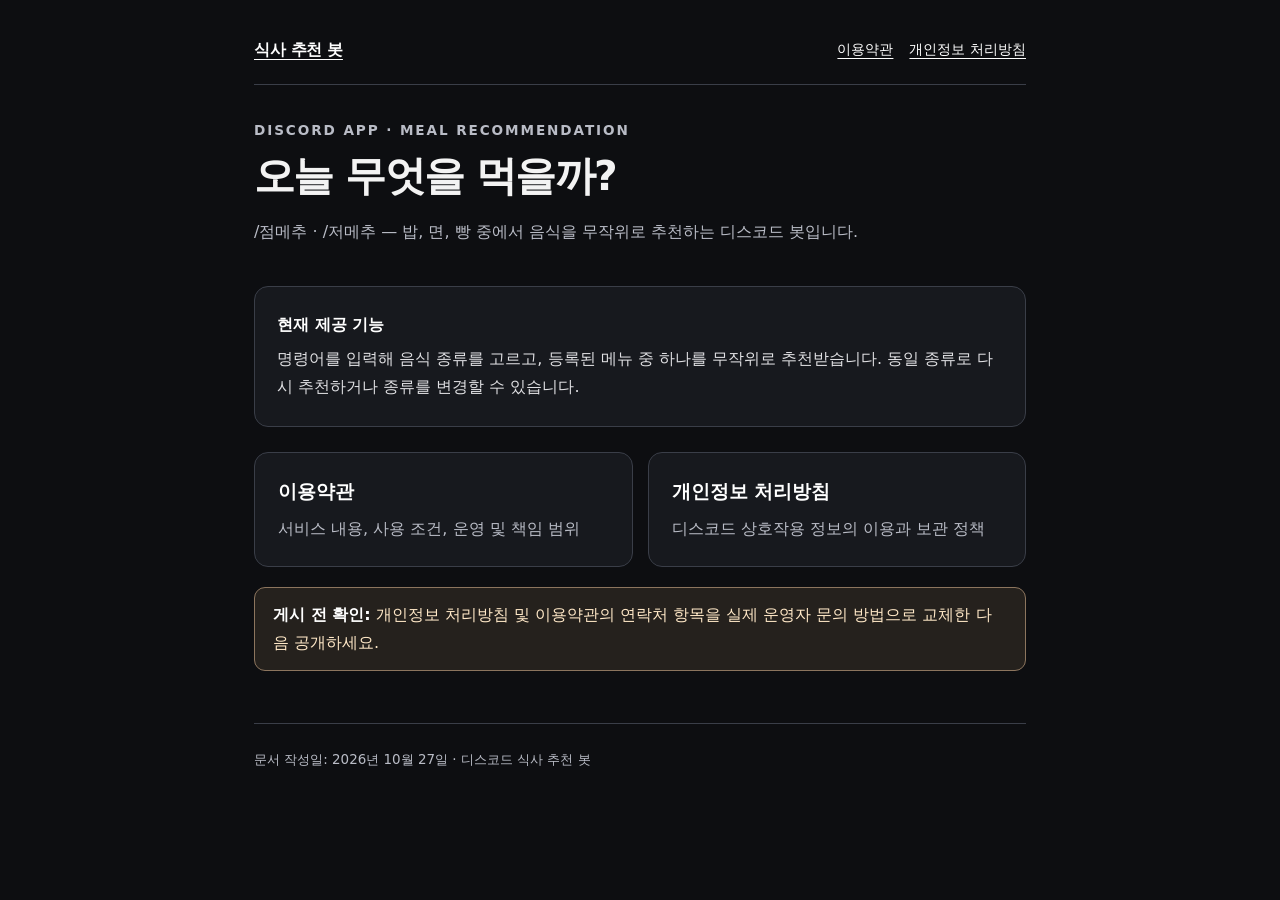
<file: index.html>
<!DOCTYPE html><html lang="ko"><head><meta charset="UTF-8"><meta name="viewport" content="width=device-width, initial-scale=1"><title>식사 추천 봇 | 안내 및 정책</title><meta name="description" content="디스코드 식사 추천 봇의 이용약관 및 개인정보 처리방침"><link rel="stylesheet" href="style.css"></head><body><div class="wrap"><header class="top"><a class="logo" href="index.html">식사 추천 봇</a><nav class="nav"><a href="terms.html">이용약관</a><a href="privacy.html">개인정보 처리방침</a></nav></header><main><section class="hero"><div class="kicker">DISCORD APP · MEAL RECOMMENDATION</div><h1>오늘 무엇을 먹을까?</h1><p class="muted">/점메추 · /저메추 — 밥, 면, 빵 중에서 음식을 무작위로 추천하는 디스코드 봇입니다.</p></section><div class="summary"><p><strong>현재 제공 기능</strong></p><p>명령어를 입력해 음식 종류를 고르고, 등록된 메뉴 중 하나를 무작위로 추천받습니다. 동일 종류로 다시 추천하거나 종류를 변경할 수 있습니다.</p></div><div class="tiles"><a class="tile" href="terms.html"><h2>이용약관</h2><p>서비스 내용, 사용 조건, 운영 및 책임 범위</p></a><a class="tile" href="privacy.html"><h2>개인정보 처리방침</h2><p>디스코드 상호작용 정보의 이용과 보관 정책</p></a></div><div class="notice"><strong>게시 전 확인:</strong> 개인정보 처리방침 및 이용약관의 연락처 항목을 실제 운영자 문의 방법으로 교체한 다음 공개하세요.</div></main><footer>문서 작성일: 2026년 10월 27일 · 디스코드 식사 추천 봇</footer></div></body></html>
</file>
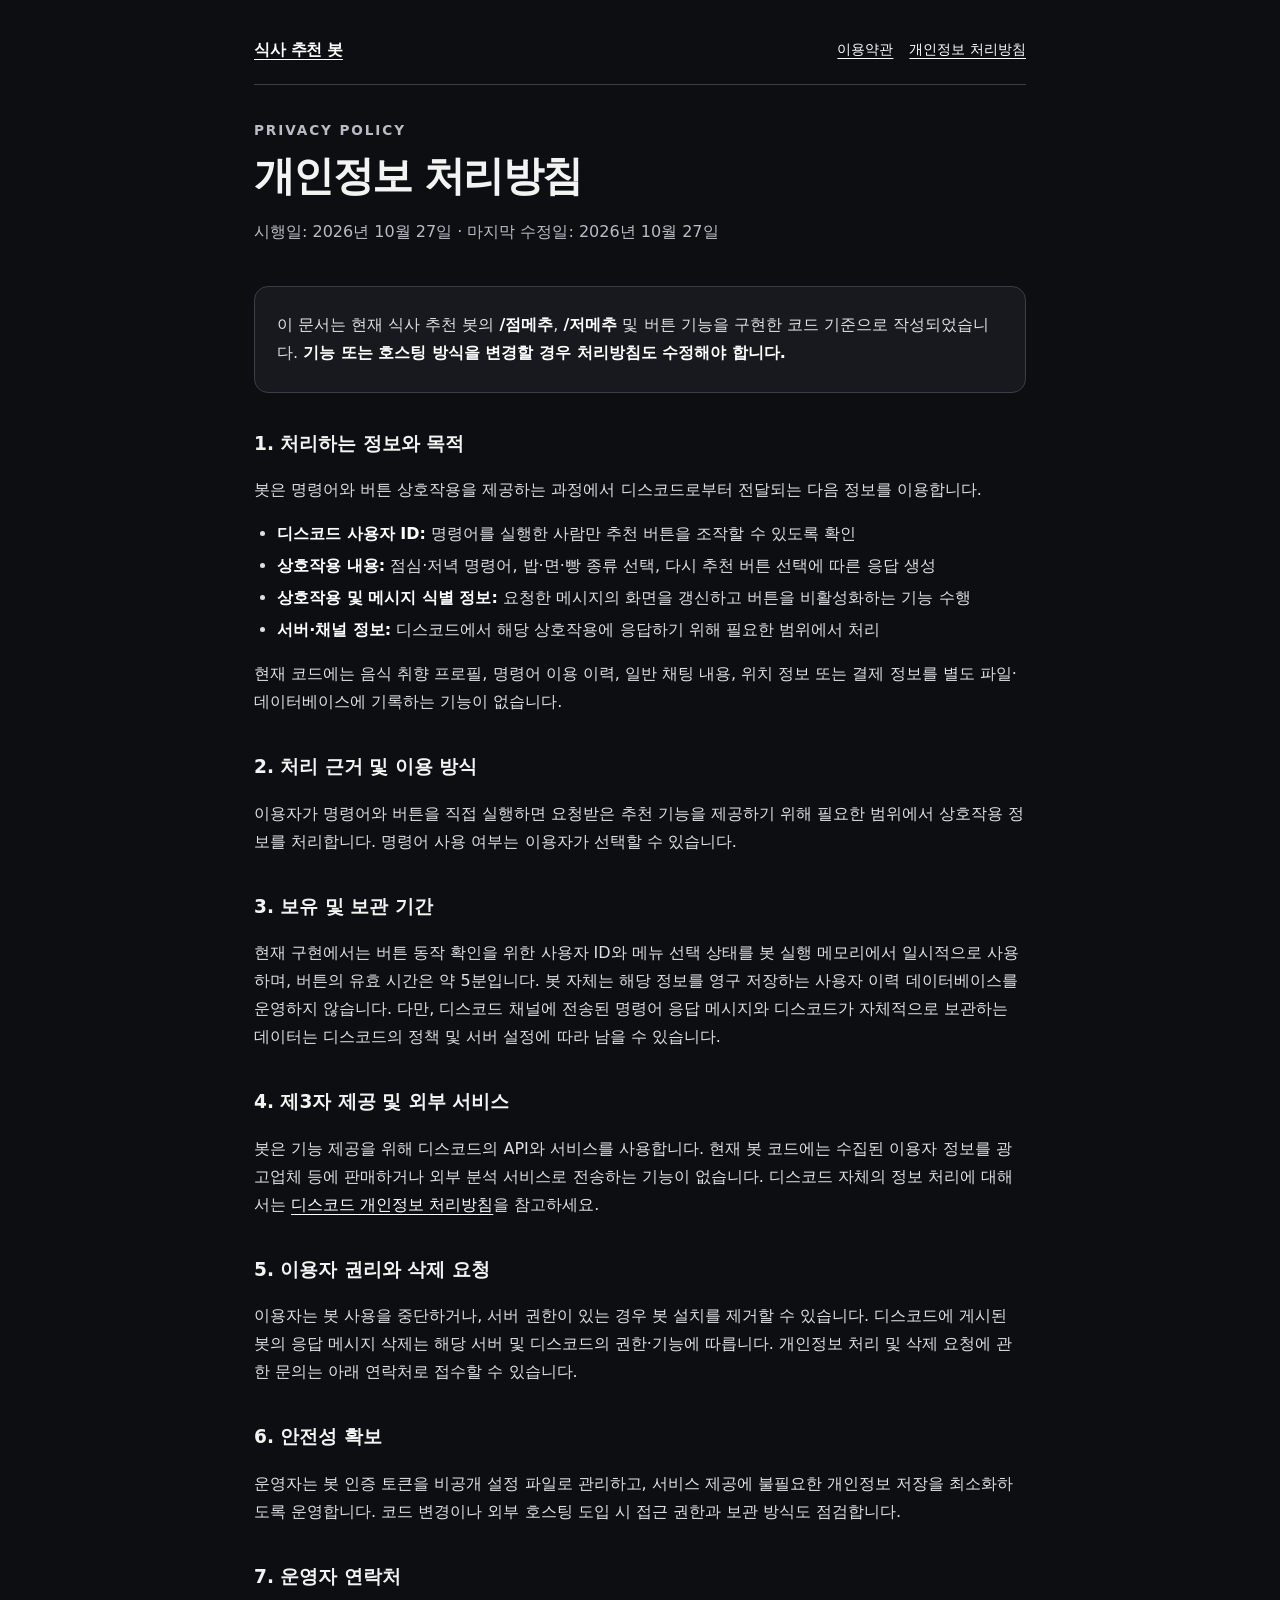
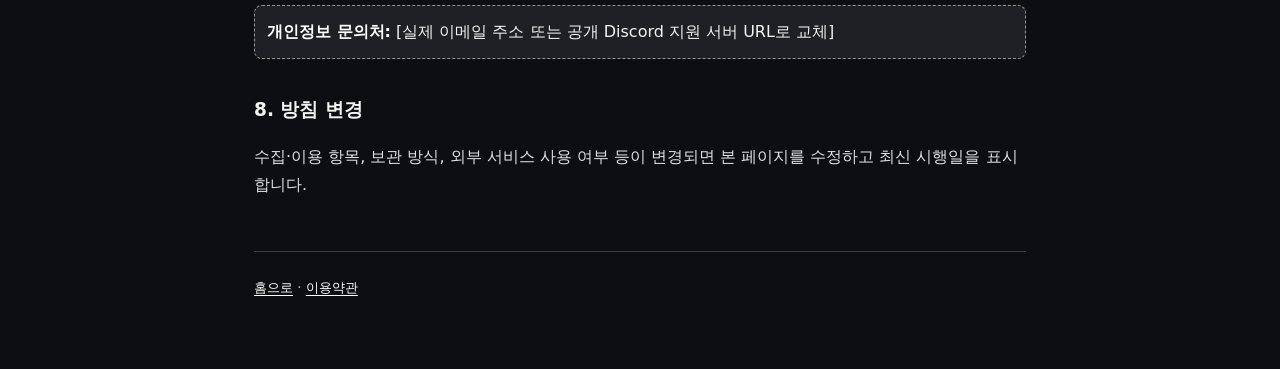
<file: privacy.html>
<!DOCTYPE html><html lang="ko"><head><meta charset="UTF-8"><meta name="viewport" content="width=device-width, initial-scale=1"><title>개인정보 처리방침 | 식사 추천 봇</title><meta name="description" content="식사 추천 봇의 개인정보 처리방침"><link rel="stylesheet" href="style.css"></head><body><div class="wrap"><header class="top"><a class="logo" href="index.html">식사 추천 봇</a><nav class="nav"><a href="terms.html">이용약관</a><a href="privacy.html" aria-current="page">개인정보 처리방침</a></nav></header><main><section class="hero"><div class="kicker">PRIVACY POLICY</div><h1>개인정보 처리방침</h1><p class="muted">시행일: 2026년 10월 27일 · 마지막 수정일: 2026년 10월 27일</p></section><div class="summary"><p>이 문서는 현재 식사 추천 봇의 <strong>/점메추</strong>, <strong>/저메추</strong> 및 버튼 기능을 구현한 코드 기준으로 작성되었습니다. <strong>기능 또는 호스팅 방식을 변경할 경우 처리방침도 수정해야 합니다.</strong></p></div><section><h2>1. 처리하는 정보와 목적</h2><p>봇은 명령어와 버튼 상호작용을 제공하는 과정에서 디스코드로부터 전달되는 다음 정보를 이용합니다.</p><ul><li><strong>디스코드 사용자 ID:</strong> 명령어를 실행한 사람만 추천 버튼을 조작할 수 있도록 확인</li><li><strong>상호작용 내용:</strong> 점심·저녁 명령어, 밥·면·빵 종류 선택, 다시 추천 버튼 선택에 따른 응답 생성</li><li><strong>상호작용 및 메시지 식별 정보:</strong> 요청한 메시지의 화면을 갱신하고 버튼을 비활성화하는 기능 수행</li><li><strong>서버·채널 정보:</strong> 디스코드에서 해당 상호작용에 응답하기 위해 필요한 범위에서 처리</li></ul><p>현재 코드에는 음식 취향 프로필, 명령어 이용 이력, 일반 채팅 내용, 위치 정보 또는 결제 정보를 별도 파일·데이터베이스에 기록하는 기능이 없습니다.</p><h2>2. 처리 근거 및 이용 방식</h2><p>이용자가 명령어와 버튼을 직접 실행하면 요청받은 추천 기능을 제공하기 위해 필요한 범위에서 상호작용 정보를 처리합니다. 명령어 사용 여부는 이용자가 선택할 수 있습니다.</p><h2>3. 보유 및 보관 기간</h2><p>현재 구현에서는 버튼 동작 확인을 위한 사용자 ID와 메뉴 선택 상태를 봇 실행 메모리에서 일시적으로 사용하며, 버튼의 유효 시간은 약 5분입니다. 봇 자체는 해당 정보를 영구 저장하는 사용자 이력 데이터베이스를 운영하지 않습니다. 다만, 디스코드 채널에 전송된 명령어 응답 메시지와 디스코드가 자체적으로 보관하는 데이터는 디스코드의 정책 및 서버 설정에 따라 남을 수 있습니다.</p><h2>4. 제3자 제공 및 외부 서비스</h2><p>봇은 기능 제공을 위해 디스코드의 API와 서비스를 사용합니다. 현재 봇 코드에는 수집된 이용자 정보를 광고업체 등에 판매하거나 외부 분석 서비스로 전송하는 기능이 없습니다. 디스코드 자체의 정보 처리에 대해서는 <a href="https://discord.com/privacy" rel="noopener noreferrer">디스코드 개인정보 처리방침</a>을 참고하세요.</p><h2>5. 이용자 권리와 삭제 요청</h2><p>이용자는 봇 사용을 중단하거나, 서버 권한이 있는 경우 봇 설치를 제거할 수 있습니다. 디스코드에 게시된 봇의 응답 메시지 삭제는 해당 서버 및 디스코드의 권한·기능에 따릅니다. 개인정보 처리 및 삭제 요청에 관한 문의는 아래 연락처로 접수할 수 있습니다.</p><h2>6. 안전성 확보</h2><p>운영자는 봇 인증 토큰을 비공개 설정 파일로 관리하고, 서비스 제공에 불필요한 개인정보 저장을 최소화하도록 운영합니다. 코드 변경이나 외부 호스팅 도입 시 접근 권한과 보관 방식도 점검합니다.</p><h2>7. 운영자 연락처</h2><div class="contact"><strong>개인정보 문의처:</strong> [실제 이메일 주소 또는 공개 Discord 지원 서버 URL로 교체]</div><h2>8. 방침 변경</h2><p>수집·이용 항목, 보관 방식, 외부 서비스 사용 여부 등이 변경되면 본 페이지를 수정하고 최신 시행일을 표시합니다.</p></section></main><footer><a href="index.html">홈으로</a> · <a href="terms.html">이용약관</a></footer></div></body></html>
</file>
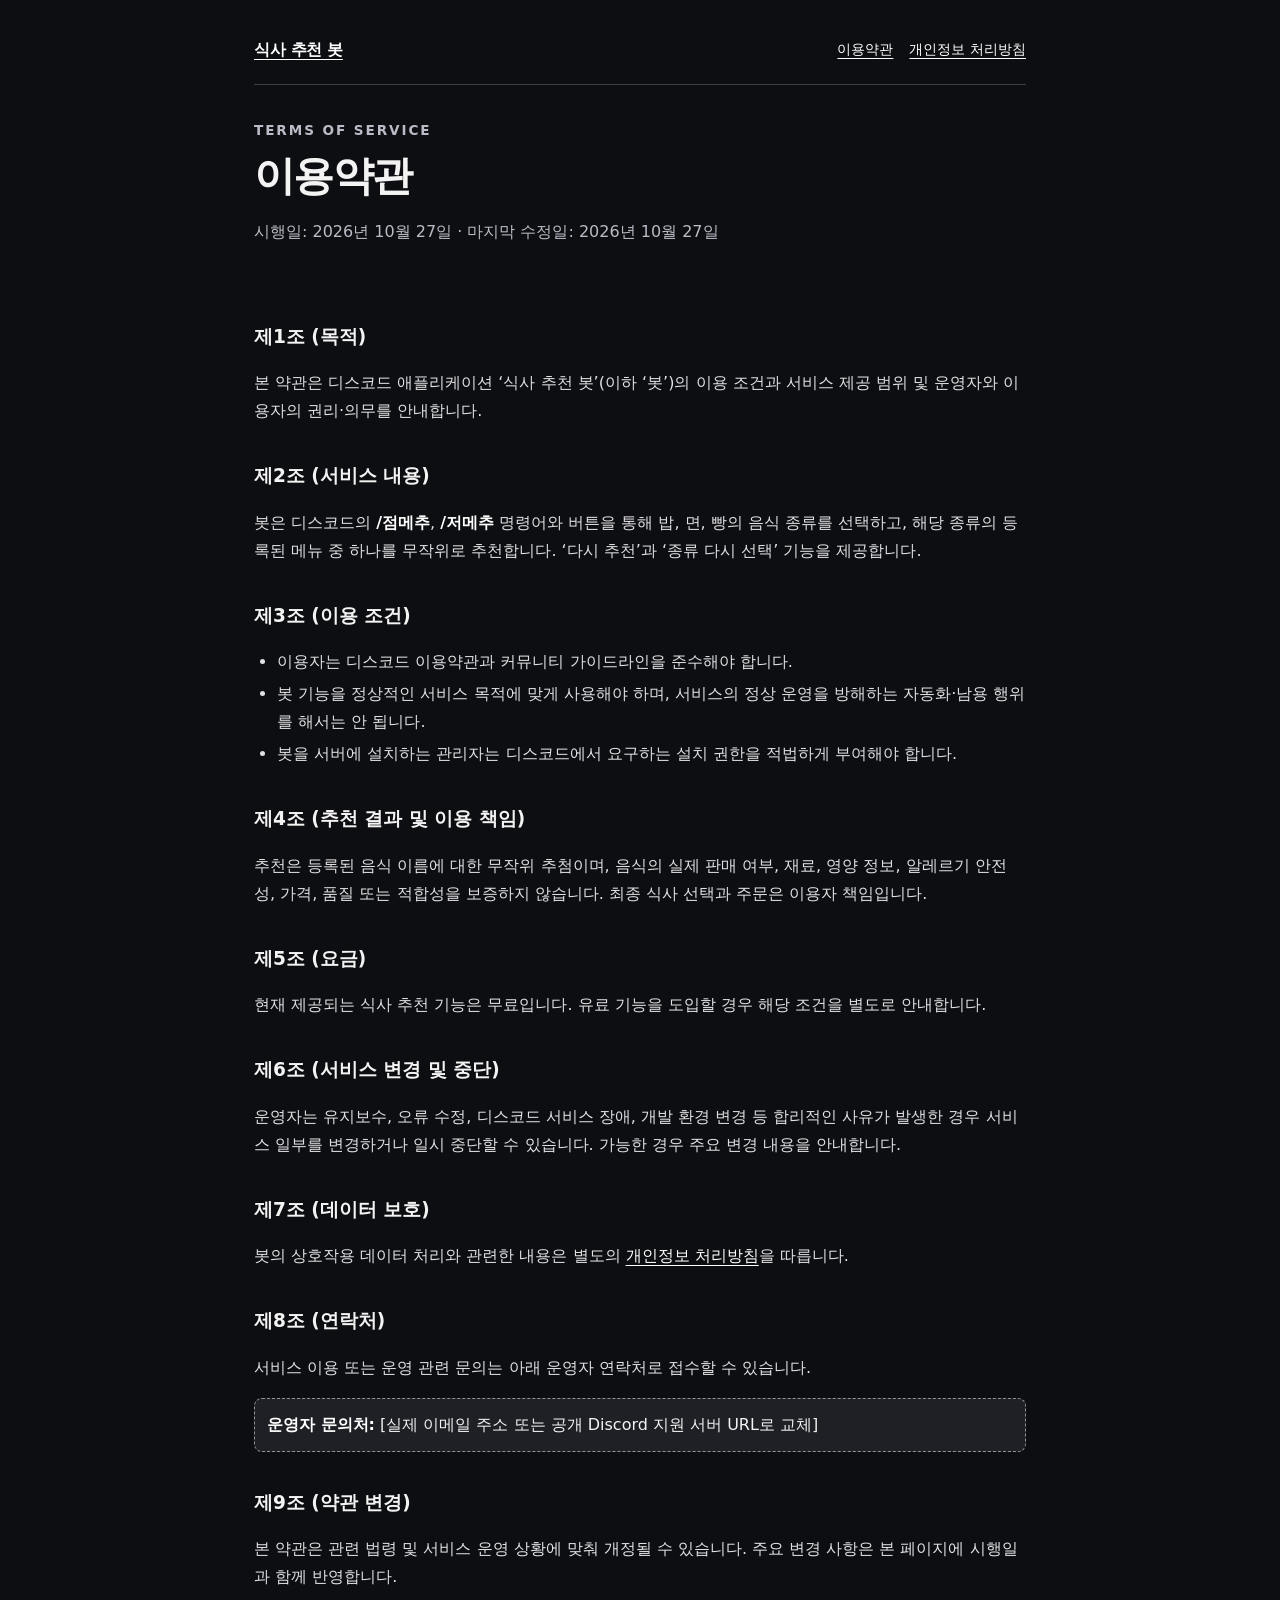
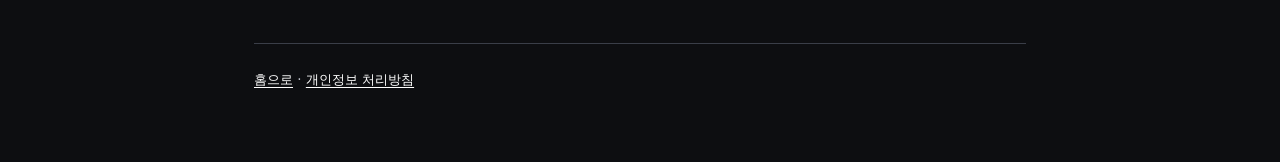
<file: terms.html>
<!DOCTYPE html><html lang="ko"><head><meta charset="UTF-8"><meta name="viewport" content="width=device-width, initial-scale=1"><title>이용약관 | 식사 추천 봇</title><meta name="description" content="식사 추천 봇의 이용약관"><link rel="stylesheet" href="style.css"></head><body><div class="wrap"><header class="top"><a class="logo" href="index.html">식사 추천 봇</a><nav class="nav"><a href="terms.html" aria-current="page">이용약관</a><a href="privacy.html">개인정보 처리방침</a></nav></header><main><section class="hero"><div class="kicker">TERMS OF SERVICE</div><h1>이용약관</h1><p class="muted">시행일: 2026년 10월 27일 · 마지막 수정일: 2026년 10월 27일</p></section><section><h2>제1조 (목적)</h2><p>본 약관은 디스코드 애플리케이션 ‘식사 추천 봇’(이하 ‘봇’)의 이용 조건과 서비스 제공 범위 및 운영자와 이용자의 권리·의무를 안내합니다.</p><h2>제2조 (서비스 내용)</h2><p>봇은 디스코드의 <strong>/점메추</strong>, <strong>/저메추</strong> 명령어와 버튼을 통해 밥, 면, 빵의 음식 종류를 선택하고, 해당 종류의 등록된 메뉴 중 하나를 무작위로 추천합니다. ‘다시 추천’과 ‘종류 다시 선택’ 기능을 제공합니다.</p><h2>제3조 (이용 조건)</h2><ul><li>이용자는 디스코드 이용약관과 커뮤니티 가이드라인을 준수해야 합니다.</li><li>봇 기능을 정상적인 서비스 목적에 맞게 사용해야 하며, 서비스의 정상 운영을 방해하는 자동화·남용 행위를 해서는 안 됩니다.</li><li>봇을 서버에 설치하는 관리자는 디스코드에서 요구하는 설치 권한을 적법하게 부여해야 합니다.</li></ul><h2>제4조 (추천 결과 및 이용 책임)</h2><p>추천은 등록된 음식 이름에 대한 무작위 추첨이며, 음식의 실제 판매 여부, 재료, 영양 정보, 알레르기 안전성, 가격, 품질 또는 적합성을 보증하지 않습니다. 최종 식사 선택과 주문은 이용자 책임입니다.</p><h2>제5조 (요금)</h2><p>현재 제공되는 식사 추천 기능은 무료입니다. 유료 기능을 도입할 경우 해당 조건을 별도로 안내합니다.</p><h2>제6조 (서비스 변경 및 중단)</h2><p>운영자는 유지보수, 오류 수정, 디스코드 서비스 장애, 개발 환경 변경 등 합리적인 사유가 발생한 경우 서비스 일부를 변경하거나 일시 중단할 수 있습니다. 가능한 경우 주요 변경 내용을 안내합니다.</p><h2>제7조 (데이터 보호)</h2><p>봇의 상호작용 데이터 처리와 관련한 내용은 별도의 <a href="privacy.html">개인정보 처리방침</a>을 따릅니다.</p><h2>제8조 (연락처)</h2><p>서비스 이용 또는 운영 관련 문의는 아래 운영자 연락처로 접수할 수 있습니다.</p><div class="contact"><strong>운영자 문의처:</strong> [실제 이메일 주소 또는 공개 Discord 지원 서버 URL로 교체]</div><h2>제9조 (약관 변경)</h2><p>본 약관은 관련 법령 및 서비스 운영 상황에 맞춰 개정될 수 있습니다. 주요 변경 사항은 본 페이지에 시행일과 함께 반영합니다.</p></section></main><footer><a href="index.html">홈으로</a> · <a href="privacy.html">개인정보 처리방침</a></footer></div></body></html>
</file>
<file: style.css>
:root { color-scheme:dark; --bg:#0d0e11; --panel:#17191e; --ink:#f3f3f3; --soft:#b9bcc6; --line:#3a3e48; --focus:#fff; }
*{box-sizing:border-box}html{scroll-behavior:smooth}body{margin:0;background:var(--bg);color:var(--ink);font-family:system-ui,-apple-system,'Noto Sans KR','Malgun Gothic',sans-serif;line-height:1.75}a{color:#fff;text-underline-offset:.25em}a:focus-visible{outline:2px solid var(--focus);outline-offset:3px}.wrap{max-width:820px;margin:auto;padding:36px 24px 70px}.top{display:flex;justify-content:space-between;gap:16px;align-items:center;padding-bottom:20px;border-bottom:1px solid var(--line)}.logo{font-weight:800;letter-spacing:-.02em}.nav{display:flex;flex-wrap:wrap;gap:16px;font-size:.9rem;color:var(--soft)}.hero{padding:34px 0 24px}.kicker{font-size:.85rem;letter-spacing:.14em;color:var(--soft);font-weight:700}h1{font-size:clamp(1.7rem,5vw,2.55rem);letter-spacing:-.04em;line-height:1.25;margin:8px 0 10px}h2{font-size:1.16rem;margin:35px 0 9px}p,li{color:#e0e0e3}small,.muted{color:var(--soft)}.summary{border:1px solid var(--line);background:var(--panel);border-radius:14px;padding:19px 22px}.summary p{margin:.35em 0}.notice{border:1px solid #8c755e;background:#25211d;border-radius:11px;padding:13px 18px;margin-top:20px;color:#ffe8c7}strong{color:white}ul{padding-left:1.45em}li{margin:.25em 0}footer{border-top:1px solid var(--line);margin-top:52px;padding-top:24px;font-size:.84rem;color:var(--soft)}.tiles{display:grid;grid-template-columns:repeat(auto-fit,minmax(230px,1fr));gap:15px;margin-top:25px}.tile{border:1px solid var(--line);border-radius:14px;padding:23px;text-decoration:none;background:var(--panel)}.tile:hover{border-color:#fff}.tile h2{margin:0 0 7px}.tile p{margin:0;color:var(--soft)}.contact{border:1px dashed #92929b;border-radius:8px;padding:12px;margin:12px 0;background:#1f2025}code{color:#fafafa;background:#292b33;border-radius:3px;padding:.15em .3em}@media (prefers-reduced-motion:reduce){html{scroll-behavior:auto}}
</file>
